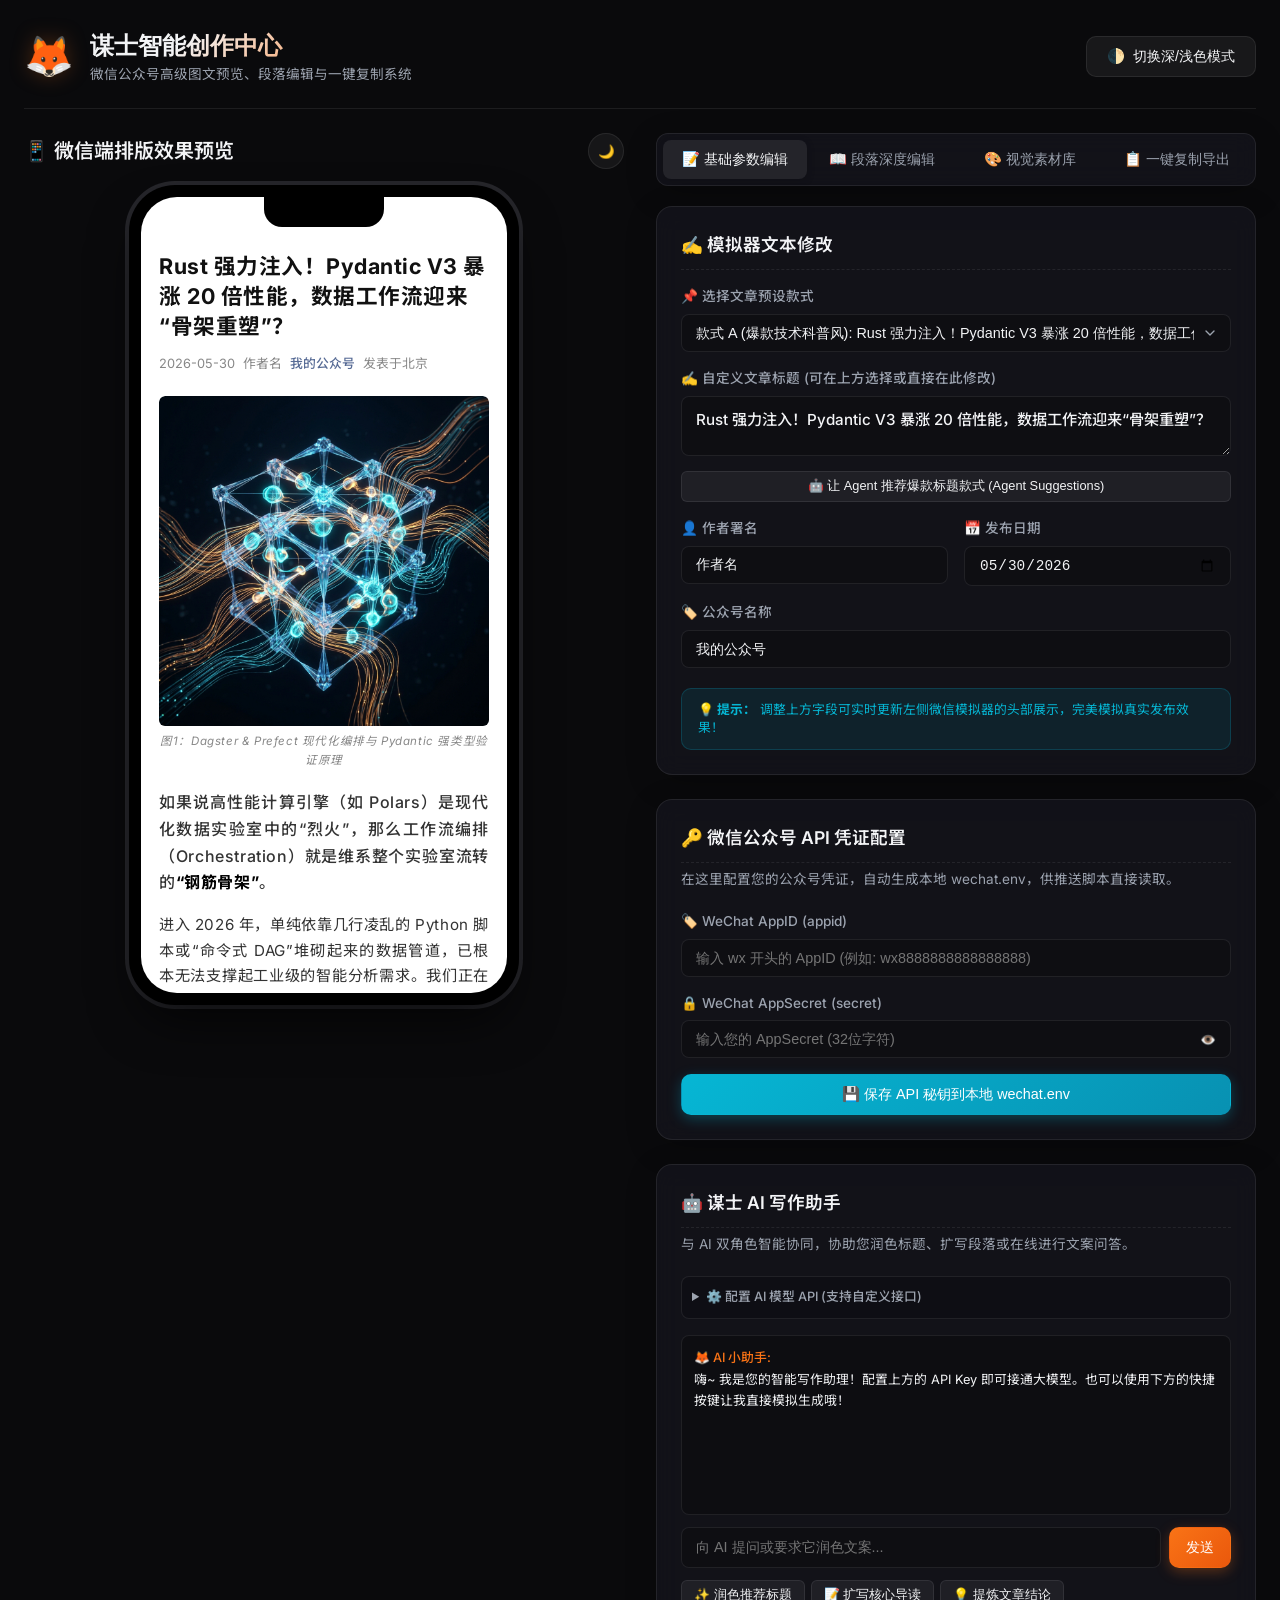
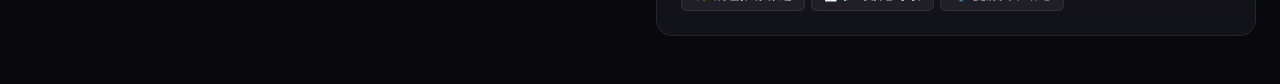
<file: index.html>
<!DOCTYPE html>
<html lang="zh-CN">
<head>
    <meta charset="UTF-8">
    <meta name="viewport" content="width=device-width, initial-scale=1.0">
    <title>谋士智能创作中心 · 微信公众号图文预览系统</title>
    <!-- Google Fonts -->
    <link rel="preconnect" href="https://fonts.googleapis.com">
    <link rel="preconnect" href="https://fonts.gstatic.com" crossorigin>
    <link href="https://fonts.googleapis.com/css2?family=Inter:wght@300;400;500;600;700&family=Noto+Sans+SC:wght@300;400;500;700&family=Outfit:wght@400;500;600;700&display=swap" rel="stylesheet">
    <link rel="stylesheet" href="style.css">
</head>
<body class="dark-mode">
    <div class="app-container">
        
        <!-- Header -->
        <header class="app-header">
            <div class="logo-area">
                <span class="logo-icon">🦊</span>
                <div class="logo-text">
                    <h1>谋士智能创作中心</h1>
                    <p>微信公众号高级图文预览、段落编辑与一键复制系统</p>
                </div>
            </div>
            <div class="header-actions">
                <button id="globalThemeToggle" class="btn btn-secondary">
                    <span class="icon">🌓</span> 切换深/浅色模式
                </button>
            </div>
        </header>

        <main class="app-main">
            <!-- Left: WeChat Mobile Simulator -->
            <section class="simulator-section">
                <div class="section-title-bar">
                    <h2>📱 微信端排版效果预览</h2>
                    <div class="sim-controls">
                        <button id="simThemeToggle" class="btn-icon" title="切换模拟器夜间模式">🌙</button>
                    </div>
                </div>
                
                <div class="mobile-frame-container">
                    <div class="notch"></div>
                    <div class="mobile-screen" id="mobileScreen">
                        
                        <!-- WeChat Article Header -->
                        <div class="wechat-article-header">
                            <h1 id="wechatTitle" class="wechat-title">Rust 强力注入！Pydantic V3 暴涨 20 倍性能，数据工作流迎来“骨架重塑”？</h1>
                            
                            <div class="wechat-meta">
                                <span class="wechat-date" id="metaDate">2026-05-30</span>
                                <span class="wechat-author" id="metaAuthor">作者名</span>
                                <a href="javascript:void(0);" class="wechat-account">我的公众号</a>
                                <span class="wechat-platform">发表于北京</span>
                            </div>
                        </div>

                        <!-- WeChat Article Body -->
                        <div class="wechat-article-body" id="articleBody">
                            
                            <!-- Cover Image -->
                            <div class="wechat-img-container">
                                <img src="data_orchestration_cover.png" alt="Orchestration Cover" id="bodyCoverImg">
                                <span class="img-caption">图1：Dagster & Prefect 现代化编排与 Pydantic 强类型验证原理</span>
                            </div>

                            <!-- Intro -->
                            <p class="intro-text">
                                如果说高性能计算引擎（如 Polars）是现代化数据实验室中的“烈火”，那么工作流编排（Orchestration）就是维系整个实验室流转的<strong>“钢筋骨架”</strong>。
                            </p>
                            <p>
                                进入 2026 年，单纯依靠几行凌乱的 Python 脚本或“命令式 DAG”堆砌起来的数据管道，已根本无法支撑起工业级的智能分析需求。我们正在见证一场从“过程流”向<strong>“声明式资产（SDA, Software-Defined Assets）”</strong>的全面范式转移。
                            </p>
                            
                            <!-- Highlight Box -->
                            <div class="wechat-quote-box">
                                <p class="quote-title-orange">💡 架构深思：</p>
                                <p class="quote-body-orange">为什么这至关重要？因为在海量智能数据时代，如果把未经清洗和严格校验的脏数据粗暴地喂给计算引擎，会造成灾难性的系统崩溃。我们不仅需要完美的秩序协调者，更需要在数据流动的每一比特中，植入绝对的安全与验证。“类型炼金术”与“资产编排”由此诞生。</p>
                            </div>

                            <!-- Section 1 -->
                            <h2 class="wechat-h2">一、 类型炼金 — Pydantic V3 的 Rust 铁骨</h2>
                            <p>
                                在 Python 类型校验的演进史上，最新发布的 <strong>Pydantic V3</strong> 标志着一个划时代的分水岭。它不再仅仅是一个普通的 Python 工具库，而是一个完全封装在 Python 外壳下的 <strong>Rust 极速验证引擎</strong>。
                            </p>
                            
                            <!-- Rust Core Image -->
                            <div class="wechat-img-container">
                                <img src="pydantic_rust_core.png" alt="Pydantic Rust Core">
                                <span class="img-caption">图2：由 Rust 接管底层的 Pydantic V3 二进制高安全验证内核</span>
                            </div>

                            <p>
                                <strong>告别传统的 C 扩展编译</strong>，Pydantic V3 的底层核心全部由 Rust 原生重构：
                            </p>

                            <ul class="wechat-list">
                                <li><strong>20倍性能狂飙：</strong> 在处理千万级超大规模 JSON/Log 数据流的严格验证时，Rust 的并行和零开销抽象实现了毫秒级响应，速度较 V1 暴涨 20 倍。</li>
                                <li><strong>Alias 重映射与 AliasPath：</strong> 新增 <code>AliasPath("raw", "fin", "rev")</code> 级联映射机制，即使前台传入的脏 JSON 结构层级多变，也能零成本自动抽取并转换。</li>
                                <li><strong>Strict（严格验证）协议：</strong> 彻底避免 Python 隐式类型转换（如将字符串 <code>"123"</code> 自动转为数字 <code>123</code>），确保内存中的数据干净纯粹。</li>
                                <li><strong>零延迟缓存计算字段：</strong> 升级的 <code>@computed_field</code> 支持二进制级别的缓存机制，保证大型分析计算零开销。</li>
                            </ul>

                            <!-- Section 2 -->
                            <h2 class="wechat-h2">二、 新手友好版：5岁孩子都能懂的“数据交响乐”</h2>
                            <p>
                                如果您觉得这些专业术语有点高冷，别担心！这里为您提供了一份直观的“新手路线图”和场景化比喻：
                            </p>
                            
                            <!-- Woodland Roadmap Image -->
                            <div class="wechat-img-container">
                                <img src="woodland_roadmap.png" alt="Woodland Learning Path">
                                <span class="img-caption">图3：从萌新到专家——森林漫步式的“类型与编排”学习进化路径</span>
                            </div>

                            <div class="wechat-quote-box cyan">
                                <p class="quote-title-cyan">🌲 场景直观比喻：</p>
                                <p class="quote-body-cyan">以前做数据分析，就像在<b>混乱无序的工地</b>上盖临时违章建筑。只要有一块砖的形状不对，整座大楼就会瞬间坍塌。这就是“类型不匹配”导致崩溃。</p>
                                <p class="quote-body-cyan spaced">现在，我们搬进了<b>自动化数字示范工厂</b>。原材料进入流水线前，会有铁面无私的<b>“硬核安检员”（Pydantic V3）</b>用激光扫描仪检测每一块原料的格式是否精准；而<b>“交响乐指挥家”（Orchestration）</b>则在中央大屏幕前挥动指挥棒，保证每一个生产工序有序交接。最终，我们生产出的是一块块标准的<b>“黄金资产”（Software-Defined Assets）</b>。</p>
                            </div>

                            <!-- Section 3 -->
                            <h2 class="wechat-h2">三、 秩序博弈 — Dagster vs Prefect 的巅峰对决</h2>
                            <p>
                                在 2026 年的编排舞台上，两位核心巨头各自完成了自己终极的进化跃迁。Dagster 走向了“秩序的巅峰”，而 Prefect 拥抱了“动态的极致”。
                            </p>
                            
                            <h3 class="wechat-h3">1. Dagster：声明式资产 (Software-Defined Assets)</h3>
                            <p>
                                Dagster 推翻了传统的“任务依赖（A 任务执行完跑 B 任务）”的命令式逻辑，提出了<strong>声明式资产（SDA）</strong>。
                            </p>
                            <p>
                                在代码中，<strong>血缘关系是代码的一部分，而非后期生成的图表</strong>。开发人员定义的是“这个数据资产应该由哪些上游资产算出”，Dagster 则在底层自动处理调度。它通过按资产物化计费的商业模式，取得了巨大的行业成功。
                            </p>

                            <h3 class="wechat-h3">2. Prefect 3.0：AI Agent 后端的持久化执行</h3>
                            <p>
                                相比之下，Prefect 3.0 则利用 <strong>Pydantic V3</strong> 彻底重构了其分布式状态机。
                            </p>
                            <p>
                                它在行业内首次引入了<strong>分布式事务语义与“原子回滚”</strong>。更重要的是，它与 <strong>Pydantic AI</strong> 达成了前所未有的深度集成，成为 2026 年主流自主 Agent 架构的默认异步编排后端，实现丝滑、动态且极具容错的工作流执行。
                            </p>

                            <h3 class="wechat-h3">3. 2026 编排技术选型矩阵</h3>

                            <table class="wechat-table">
                                <thead>
                                    <tr>
                                        <th>对比维度</th>
                                        <th>Dagster (声明式资产驱动)</th>
                                        <th>Prefect (动态任务驱动)</th>
                                    </tr>
                                </thead>
                                <tbody>
                                    <tr>
                                        <td><strong>核心哲学</strong></td>
                                        <td>数据资产是第一公民 (SDA)</td>
                                        <td>工作流是第一公民 (Flows)</td>
                                    </tr>
                                    <tr>
                                        <td><strong>数据血缘</strong></td>
                                        <td>原生强关联 (代码即血缘)</td>
                                        <td>运行时自动观测生成</td>
                                    </tr>
                                    <tr>
                                        <td><strong>AI Agent 兼容性</strong></td>
                                        <td>适合规则严苛的集团数据治理</td>
                                        <td>🥇 AI 智能体首选后端 (支持 Pydantic AI)</td>
                                    </tr>
                                    <tr>
                                        <td><strong>核心机制</strong></td>
                                        <td>Rust 元数据索引分析引擎</td>
                                        <td>Pydantic V3 二进制状态模型</td>
                                    </tr>
                                    <tr>
                                        <td><strong>学习曲线</strong></td>
                                        <td>较陡 (需打破任务流惯性思维)</td>
                                        <td>极度平缓 (纯 Python 装饰器即开即用)</td>
                                    </tr>
                                </tbody>
                            </table>

                            <p>
                                <strong>💡 2026 终极选型建议：</strong>
                                经过充分的工业洗礼，我们在 2026 年的行业结论是：<strong>“中后台数据治理选 Dagster，前台 Agent 应用选 Prefect”</strong>。
                            </p>
                            <p>
                                Dagster 的 SDA 声明式模型是企业资产治理的救星，它能严丝合缝地证明每一行报表的血统；而 Prefect 3.0 则以无与伦比的灵活性、极简的 Python 装饰器体验和对 Pydantic 的原生适配，成为构建智能流监测、AI 代理自动化流水线的黄金骨架。
                            </p>

                            <!-- Section 4 -->
                            <h2 class="wechat-h2">四、 本章结语与下期预告</h2>
                            <p>
                                至此，我们已经重构了数据的“铁骨”（编排系统）与“灵魂”（Pydantic 类型验证）。然而，完美而冰冷的逻辑如果没有优美的视觉触达，它依然只是一堆沉寂在数据库中的二进制字节。
                            </p>
                            <p>
                                <strong>在下一章“视觉先知”中</strong>，我们将迎来 **Streamlit 2.0 与 Marimo** 的重大对决，看 Python 如何通过响应式交互式笔记本（Notebook），打破人与数据之间的最后一道屏障。敬请期待！
                            </p>

                            <hr class="wechat-hr">
                            <p class="wechat-footer">
                                <strong>收看更多最硬核、最生动的 AI 时代前沿技术解析，欢迎关注【我的公众号】。点个“在看”，我们下期再见！</strong>
                            </p>

                        </div>

                        <!-- WeChat Article Footer Links -->
                        <div class="wechat-bottom-info">
                            <span>阅读 10万+</span>
                            <div class="wechat-bottom-actions">
                                <span>👍 2480</span>
                                <span>✨ 1120</span>
                            </div>
                        </div>

                    </div>
                </div>
            </section>

            <!-- Right: Admin Controls & Asset Dashboard -->
            <section class="dashboard-section">
                
                <!-- Tab Controls -->
                <div class="card tabs-card">
                    <div class="tab-header">
                        <button class="tab-btn active" data-tab="edit">📝 基础参数编辑</button>
                        <button class="tab-btn" data-tab="blocks">📖 段落深度编辑</button>
                        <button class="tab-btn" data-tab="assets">🎨 视觉素材库</button>
                        <button class="tab-btn" data-tab="copy">📋 一键复制导出</button>
                    </div>
                </div>

                <!-- Tab 1: Live Editor -->
                <div class="tab-content active" id="tab-edit">
                    <div class="card">
                        <h3>✍️ 模拟器文本修改</h3>
                        <div class="form-group">
                            <label for="inputTitleSelect">📌 选择文章预设款式</label>
                            <select id="inputTitleSelect" class="form-control">
                                <option value="A">款式 A (爆款技术科普风): Rust 强力注入！Pydantic V3 暴涨 20 倍性能，数据工作流迎来“骨架重塑”？</option>
                                <option value="B">款式 B (深度架构解析风): 告别 C 扩展！Pydantic V3 正式并入 Rust 核心：数据流水线的“类型炼金术”与 SDA 革命</option>
                                <option value="C">款式 C (智能体前沿风): 智能体大脑的“交响指挥家”：为什么 Prefect 3.0 + Pydantic AI 成为 2026 年 Agent 架构首选？</option>
                            </select>
                        </div>
                        <div class="form-group">
                            <label for="inputCustomTitle">✍️ 自定义文章标题 (可在上方选择或直接在此修改)</label>
                            <textarea id="inputCustomTitle" class="form-control" rows="2" style="font-family: inherit; font-size: 0.95rem; font-weight: 500; resize: vertical;" placeholder="输入您自己拟定的个性化标题..."></textarea>
                            <button id="btnAiSuggestTitle" class="btn btn-secondary btn-sm" style="margin-top: 8px; width: 100%;">🤖 让 Agent 推荐爆款标题款式 (Agent Suggestions)</button>
                            <div id="aiTitleSuggestions" style="display: none; margin-top: 10px; background: rgba(0,0,0,0.2); border: 1px dashed var(--border-color); border-radius: 8px; padding: 10px; flex-direction: column; gap: 8px;">
                                <span style="font-size: 0.75rem; color: var(--accent-gold); font-weight: bold; display: flex; align-items: center; gap: 4px;">✨ Agent 智能拟定标题 (点击任一直接采用):</span>
                                <div class="ai-suggested-item" style="font-size: 0.8rem; background: rgba(255,255,255,0.03); border: 1px solid var(--border-color); border-radius: 6px; padding: 8px; cursor: pointer; transition: var(--transition-quick);" data-title="Pydantic V3 底层全部 Rust 化！千万级数据校验毫秒达成，2026 编排技术格局变天了">🚀 Pydantic V3 底层全部 Rust 化！千万级数据校验毫秒达成，2026 编排技术格局变天了</div>
                                <div class="ai-suggested-item" style="font-size: 0.8rem; background: rgba(255,255,255,0.03); border: 1px solid var(--border-color); border-radius: 6px; padding: 8px; cursor: pointer; transition: var(--transition-quick);" data-title="解密 2026 数据交响乐：如何用 Dagster 资产血缘与 Prefect 事务重组你的企业管道？">🔗 解密 2026 数据交响乐：如何用 Dagster 资产血缘与 Prefect 事务重组你的企业管道？</div>
                                <div class="ai-suggested-item" style="font-size: 0.8rem; background: rgba(255,255,255,0.03); border: 1px solid var(--border-color); border-radius: 6px; padding: 8px; cursor: pointer; transition: var(--transition-quick);" data-title="告别凌乱脚本！Pydantic V3 强力并入 Rust，为自主 AI 智能体编排打造钢铁骨架">🧠 告别凌乱脚本！Pydantic V3 强力并入 Rust，为自主 AI 智能体编排打造钢铁骨架</div>
                            </div>
                        </div>
                        <div class="form-row">
                            <div class="form-group">
                                <label for="inputAuthor">👤 作者署名</label>
                                <input type="text" id="inputAuthor" class="form-control" value="作者名">
                            </div>
                            <div class="form-group">
                                <label for="inputDate">📅 发布日期</label>
                                <input type="date" id="inputDate" class="form-control" value="2026-05-30">
                            </div>
                        </div>
                        <div class="form-group">
                            <label for="inputAvatarName">🏷️ 公众号名称</label>
                            <input type="text" id="inputAvatarName" class="form-control" value="我的公众号">
                        </div>
                        <div class="info-alert">
                            <p><strong>💡 提示：</strong> 调整上方字段可实时更新左侧微信模拟器的头部展示，完美模拟真实发布效果！</p>
                        </div>
                    </div>

                    <!-- WeChat Credentials Card (.env Creator) -->
                    <div class="card credentials-card">
                        <h3>🔑 微信公众号 API 凭证配置</h3>
                        <p class="subtitle">在这里配置您的公众号凭证，自动生成本地 wechat.env，供推送脚本直接读取。</p>
                        <div class="form-group">
                            <label for="inputWechatAppId">🏷️ WeChat AppID (appid)</label>
                            <input type="text" id="inputWechatAppId" class="form-control" placeholder="输入 wx 开头的 AppID (例如: wx8888888888888888)">
                        </div>
                        <div class="form-group">
                            <label for="inputWechatSecret">🔒 WeChat AppSecret (secret)</label>
                            <div style="position: relative; display: flex; align-items: center;">
                                <input type="password" id="inputWechatSecret" class="form-control" placeholder="输入您的 AppSecret (32位字符)">
                                <button id="btnToggleSecret" class="btn-icon" style="position: absolute; right: 8px; width: 30px; height: 30px; font-size: 0.8rem; border-radius: 4px; border: none; background: transparent; cursor: pointer;" type="button">👁️</button>
                            </div>
                        </div>
                        <button id="btnSaveCredentials" class="btn btn-glow" style="width: 100%;">💾 保存 API 秘钥到本地 wechat.env</button>
                    </div>

                    <!-- AI Copilot Assistant Dialog Card -->
                    <div class="card ai-copilot-card">
                        <h3>🤖 谋士 AI 写作助手</h3>
                        <p class="subtitle">与 AI 双角色智能协同，协助您润色标题、扩写段落或在线进行文案问答。</p>
                        
                        <!-- AI Settings Dropdown (collapsible) -->
                        <details class="ai-settings-details" style="margin-bottom: 16px; border: 1px solid var(--border-color); border-radius: 8px; padding: 10px; background: rgba(0,0,0,0.15);">
                            <summary style="cursor: pointer; font-size: 0.8rem; color: var(--text-muted); font-weight: 500;">⚙️ 配置 AI 模型 API (支持自定义接口)</summary>
                            <div style="margin-top: 10px; display: flex; flex-direction: column; gap: 8px;">
                                <div class="form-group" style="margin-bottom: 8px;">
                                    <label style="font-size: 0.75rem;">🌐 API 接口地址 (Base URL)</label>
                                    <input type="text" id="aiBaseUrl" class="form-control btn-sm" value="https://api.deepseek.com/v1" placeholder="API 地址，例如: https://api.openai.com/v1">
                                </div>
                                <div class="form-group" style="margin-bottom: 8px;">
                                    <label style="font-size: 0.75rem;">🔑 API Key (密钥)</label>
                                    <input type="password" id="aiApiKey" class="form-control btn-sm" placeholder="输入您的大模型 API Key">
                                </div>
                                <div class="form-group" style="margin-bottom: 8px;">
                                    <label style="font-size: 0.75rem;">🤖 模型名称 (Model)</label>
                                    <input type="text" id="aiModelName" class="form-control btn-sm" value="deepseek-chat" placeholder="例如: deepseek-chat, gpt-4o">
                                </div>
                            </div>
                        </details>
                        
                        <!-- Chat window -->
                        <div id="aiChatLog" style="height: 180px; overflow-y: auto; background: rgba(0,0,0,0.25); border: 1px solid var(--border-color); border-radius: 8px; padding: 12px; margin-bottom: 12px; display: flex; flex-direction: column; gap: 8px; font-size: 0.8rem;">
                            <div class="ai-chat-message-ai">
                                <span style="color: var(--accent-orange); font-weight: 500;">🦊 AI 小助手: </span>
                                <div style="color: var(--text-main); margin-top: 2px;">嗨~ 我是您的智能写作助理！配置上方的 API Key 即可接通大模型。也可以使用下方的快捷按键让我直接模拟生成哦！</div>
                            </div>
                        </div>
                        
                        <!-- Prompt Input -->
                        <div style="display: flex; gap: 8px; position: relative;">
                            <input type="text" id="aiPromptInput" class="form-control" placeholder="向 AI 提问或要求它润色文案..." style="flex-grow: 1;">
                            <button id="btnSendAiPrompt" class="btn btn-primary" style="padding: 10px 16px; flex-shrink: 0;">发送</button>
                        </div>
                        
                        <!-- Quick Prompts Toolbar -->
                        <div style="margin-top: 12px; display: flex; gap: 6px; flex-wrap: wrap;">
                            <button class="btn btn-secondary btn-sm btn-ai-quick" data-prompt="请为关于“现代数据工作流与类型安全”的公众号文章推荐 3 个吸睛的爆款标题款式。">✨ 润色推荐标题</button>
                            <button class="btn btn-secondary btn-sm btn-ai-quick" data-prompt="帮我为文章写一段吸引人的微信公众号核心导读，字数控制在 150 字以内，文风要专业生动。">📝 扩写核心导读</button>
                            <button class="btn btn-secondary btn-sm btn-ai-quick" data-prompt="帮我把当前这篇 Pydantic V3 和 2026 年工作流编排的文章提取出 3 个一句话核心硬核结论。">💡 提炼文章结论</button>
                        </div>
                    </div>
                </div>

                <!-- Tab 2: Granular Block Editor -->
                <div class="tab-content" id="tab-blocks">
                    <div class="card">
                        <h3>📖 段落智能分段编辑</h3>
                        <p class="subtitle">在这里您可以细致调整每个段落、卡片、标题和图文序号。修改将自动实时同步至左侧模拟器！</p>
                        
                        <!-- Block insertion toolbar -->
                        <div class="block-toolbar" style="margin-bottom: 20px; display: flex; gap: 8px; flex-wrap: wrap;">
                            <button class="btn btn-secondary btn-sm" id="btnAddParagraph">➕ 段落</button>
                            <button class="btn btn-secondary btn-sm" id="btnAddH2">➕ H2标题</button>
                            <button class="btn btn-secondary btn-sm" id="btnAddH3">➕ H3标题</button>
                            <button class="btn btn-secondary btn-sm" id="btnAddQuoteOrange">➕ 橙色引用</button>
                            <button class="btn btn-secondary btn-sm" id="btnAddQuoteCyan">➕ 青色引用</button>
                        </div>
                        
                        <!-- Scrollable dynamic cards container -->
                        <div id="blocksContainer" class="blocks-container" style="max-height: 480px; overflow-y: auto; padding-right: 4px; display: flex; flex-direction: column; gap: 16px; margin-bottom: 16px;">
                            <!-- Dynamic blocks are rendered here by JavaScript -->
                        </div>
                        
                        <!-- CMS Sync Action -->
                        <div style="margin-top: 24px; border-top: 1px solid var(--border-color); padding-top: 16px; display: flex; gap: 12px;">
                            <button id="btnSaveHeadless" class="btn btn-glow" style="flex: 1;">💾 保存至本地 Headless CMS</button>
                        </div>
                    </div>
                </div>

                <!-- Tab 3: Visual Assets Hub -->
                <div class="tab-content" id="tab-assets">
                    <div class="card">
                        <h3>🎨 高清原创插图库 (已为您生成)</h3>
                        <p class="subtitle">您可以点击查看大图或下载这些高清素材，直接上传至微信公众号后台。</p>
                        
                        <div class="assets-grid">
                            
                            <!-- Asset Card 1 -->
                            <div class="asset-card">
                                <div class="asset-thumb">
                                    <img src="data_orchestration_cover.png" alt="Cover Thumbnail">
                                </div>
                                <div class="asset-info">
                                    <h4>插图 1：公众号大图封面</h4>
                                    <p class="asset-desc"><strong>Prompt:</strong> Glowing 3D crystal skeletal grid suspending organic, pulsing energy nodes...</p>
                                    <div class="asset-actions">
                                        <button class="btn btn-sm btn-primary view-highres" data-img="data_orchestration_cover.png">👁️ 预览高清</button>
                                        <a href="data_orchestration_cover.png" download="data_orchestration_cover.png" class="btn btn-sm btn-secondary">💾 下载图片</a>
                                    </div>
                                </div>
                            </div>

                            <!-- Asset Card 2 -->
                            <div class="asset-card">
                                <div class="asset-thumb">
                                    <img src="pydantic_rust_core.png" alt="Rust Core Thumbnail">
                                </div>
                                <div class="asset-info">
                                    <h4>插图 2：Pydantic V3 Rust Core</h4>
                                    <p class="asset-desc"><strong>Prompt:</strong> A powerful high-tech cybernetic core representing the Pydantic V3 Rust validation engine...</p>
                                    <div class="asset-actions">
                                        <button class="btn btn-sm btn-primary view-highres" data-img="pydantic_rust_core.png">👁️ 预览高清</button>
                                        <a href="pydantic_rust_core.png" download="pydantic_rust_core.png" class="btn btn-sm btn-secondary">💾 下载图片</a>
                                    </div>
                                </div>
                            </div>

                            <!-- Asset Card 3 -->
                            <div class="asset-card">
                                <div class="asset-thumb">
                                    <img src="woodland_roadmap.png" alt="Roadmap Thumbnail">
                                </div>
                                <div class="asset-info">
                                    <h4>插图 3：Woodland Roadmap 学习路径</h4>
                                    <p class="asset-desc"><strong>Prompt:</strong> A friendly, charming, watercolor illustration of a woodland pathway with little foxes...</p>
                                    <div class="asset-actions">
                                        <button class="btn btn-sm btn-primary view-highres" data-img="woodland_roadmap.png">👁️ 预览高清</button>
                                        <a href="woodland_roadmap.png" download="woodland_roadmap.png" class="btn btn-sm btn-secondary">💾 下载图片</a>
                                    </div>
                                </div>
                            </div>

                        </div>
                    </div>
                </div>

                <!-- Tab 3: Copy Toolkit -->
                <div class="tab-content" id="tab-copy">
                    <div class="card">
                        <h3>📋 一键复制导出面板</h3>
                        <p class="subtitle">选择您想要的格式，点击下方按钮一键复制整篇文章，然后直接贴入公众号后台编辑器！</p>
                        
                        <div class="copy-options">
                            <button id="btnCopyHtml" class="btn btn-glow">📋 复制公众号富文本 (含样式 HTML)</button>
                            <button id="btnCopyMarkdown" class="btn btn-secondary">📝 复制干净 Markdown</button>
                            <button id="btnCopyText" class="btn btn-secondary">💬 复制纯文本内容</button>
                        </div>
                        
                        <div class="copy-preview-area">
                            <label>📄 复制内容预览</label>
                            <textarea id="copyTextarea" class="form-control" readonly></textarea>
                        </div>
                    </div>

                    <div class="card">
                        <h3>💡 公众号排版小贴士</h3>
                        <ul class="tips-list">
                            <li><strong>一键贴入：</strong> 点击“复制公众号富文本”按钮，在微信公众平台编辑器中直接 <code>Ctrl + V</code>，文章的字体、颜色、引用框和表格样式都将完美导入！</li>
                            <li><strong>图片上传：</strong> 请前往 <strong>【视觉素材库】</strong> 下载这 3 张高清原创图片，在公众号后台对应位置上传即可！</li>
                            <li><strong>本地保存：</strong> 在 <strong>【段落深度编辑】</strong> 里点击“保存至本地 Headless CMS”，即可把当前文章导出到本地 <code>output/</code> 目录，再配合 <code>push_to_draft.py</code> 一键推送到公众号草稿箱！</li>
                        </ul>
                    </div>
                </div>

            </section>
        </main>
        
        <!-- Image Viewer Lightbox Modal -->
        <div class="lightbox" id="lightboxModal">
            <span class="close-lightbox" id="closeLightbox">&times;</span>
            <img class="lightbox-content" id="lightboxImg">
        </div>
        
        <!-- Clipboard Success Toast -->
        <div class="toast" id="clipboardToast">
            <span class="toast-icon">✅</span>
            <span class="toast-message">文章已复制到剪贴板！</span>
        </div>

    </div>

    <script src="script.js"></script>
</body>
</html>
</file>
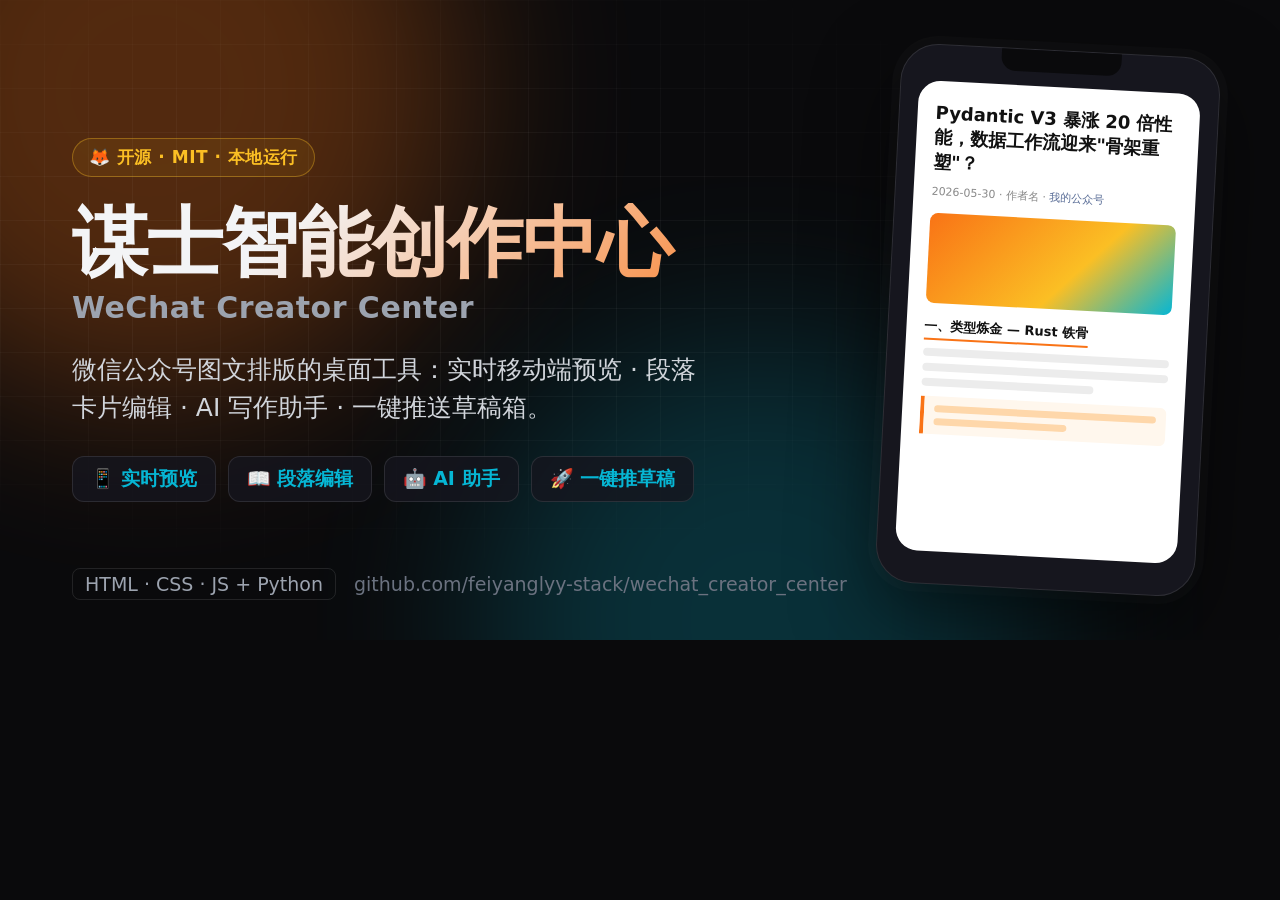
<file: assets/banner.html>
<!DOCTYPE html>
<html lang="zh-CN">
<head>
<meta charset="UTF-8">
<style>
  * { margin: 0; padding: 0; box-sizing: border-box; }
  html, body { width: 1280px; height: 640px; overflow: hidden; }
  body {
    font-family: "Segoe UI", "Microsoft YaHei", "PingFang SC", system-ui, sans-serif;
    background: #0a0a0c;
    position: relative;
    color: #f3f4f6;
  }
  /* 背景光晕：珊瑚 + 青，呼应应用主题色 */
  .glow {
    position: absolute; border-radius: 50%; filter: blur(90px); opacity: 0.55;
  }
  .glow-coral { width: 620px; height: 620px; background: #f97316; top: -220px; left: -160px; opacity: 0.30; }
  .glow-cyan  { width: 560px; height: 560px; background: #06b6d4; bottom: -260px; right: 240px; opacity: 0.22; }
  .grid {
    position: absolute; inset: 0;
    background-image: linear-gradient(rgba(255,255,255,0.04) 1px, transparent 1px),
                      linear-gradient(90deg, rgba(255,255,255,0.04) 1px, transparent 1px);
    background-size: 44px 44px;
    mask-image: radial-gradient(ellipse 80% 70% at 30% 40%, #000 30%, transparent 75%);
  }
  .wrap { position: relative; height: 100%; display: flex; align-items: center; padding: 0 72px; gap: 56px; }
  .left { flex: 1; }
  .badge {
    display: inline-flex; align-items: center; gap: 8px;
    font-size: 17px; color: #fbbf24; font-weight: 600;
    border: 1px solid rgba(251,191,36,0.35); background: rgba(251,191,36,0.08);
    padding: 7px 16px; border-radius: 999px; margin-bottom: 26px; letter-spacing: 0.5px;
  }
  h1 {
    font-size: 76px; line-height: 1.05; font-weight: 800; letter-spacing: -1px;
    background: linear-gradient(135deg, #f3f4f6 28%, #f97316 100%);
    -webkit-background-clip: text; background-clip: text; -webkit-text-fill-color: transparent;
    margin-bottom: 8px;
  }
  .en { font-size: 30px; font-weight: 600; color: #9ca3af; letter-spacing: 0.5px; margin-bottom: 26px; }
  .tagline { font-size: 25px; color: #d1d5db; line-height: 1.5; margin-bottom: 30px; max-width: 640px; }
  .chips { display: flex; flex-wrap: wrap; gap: 12px; }
  .chip {
    font-size: 19px; color: #f3f4f6; background: rgba(22,22,30,0.8);
    border: 1px solid rgba(255,255,255,0.10); padding: 9px 18px; border-radius: 12px;
  }
  .chip b { color: #06b6d4; font-weight: 700; }
  .foot {
    position: absolute; bottom: 40px; left: 72px;
    font-size: 19px; color: #6b7280; display: flex; gap: 18px; align-items: center;
  }
  .foot .pill { color: #9ca3af; border: 1px solid rgba(255,255,255,0.10); padding: 4px 12px; border-radius: 8px; }

  /* 右侧：微信预览手机模型 */
  .phone {
    width: 320px; height: 540px; border-radius: 38px; flex-shrink: 0;
    background: #16161e; border: 1px solid rgba(255,255,255,0.10);
    box-shadow: 0 30px 80px rgba(0,0,0,0.55), 0 0 0 8px rgba(255,255,255,0.02);
    padding: 18px 18px; position: relative; transform: rotate(3deg);
  }
  .notch { width: 120px; height: 22px; background: #0a0a0c; border-radius: 0 0 14px 14px; margin: -18px auto 14px; }
  .screen { background: #fff; border-radius: 22px; height: 470px; padding: 20px 18px; overflow: hidden; color: #222; }
  .a-title { font-size: 18px; font-weight: 800; color: #111; line-height: 1.35; margin-bottom: 10px; }
  .a-meta { font-size: 11px; color: #888; margin-bottom: 14px; }
  .a-meta .acc { color: #576b95; }
  .a-cover { height: 90px; border-radius: 8px; background: linear-gradient(135deg, #f97316, #fbbf24 60%, #06b6d4); margin-bottom: 12px; }
  .a-h2 { font-size: 13px; font-weight: 700; color: #111; border-bottom: 2px solid #f97316; padding-bottom: 3px; margin: 0 0 8px; display: inline-block; }
  .a-line { height: 8px; border-radius: 4px; background: #ececec; margin-bottom: 7px; }
  .a-line.s { width: 70%; }
  .a-quote { border-left: 4px solid #f97316; background: #fff7ed; border-radius: 0 6px 6px 0; padding: 9px 10px; margin-top: 10px; }
  .a-quote .q { height: 7px; border-radius: 4px; background: #fed7aa; margin-bottom: 6px; }
  .a-quote .q.s { width: 60%; margin-bottom: 0; }
</style>
</head>
<body>
  <div class="glow glow-coral"></div>
  <div class="glow glow-cyan"></div>
  <div class="grid"></div>

  <div class="wrap">
    <div class="left">
      <div class="badge">🦊 开源 · MIT · 本地运行</div>
      <h1>谋士智能创作中心</h1>
      <div class="en">WeChat Creator Center</div>
      <div class="tagline">微信公众号图文排版的桌面工具：实时移动端预览 · 段落卡片编辑 · AI 写作助手 · 一键推送草稿箱。</div>
      <div class="chips">
        <div class="chip">📱 <b>实时预览</b></div>
        <div class="chip">📖 <b>段落编辑</b></div>
        <div class="chip">🤖 <b>AI 助手</b></div>
        <div class="chip">🚀 <b>一键推草稿</b></div>
      </div>
    </div>

    <div class="phone">
      <div class="notch"></div>
      <div class="screen">
        <div class="a-title">Pydantic V3 暴涨 20 倍性能，数据工作流迎来"骨架重塑"？</div>
        <div class="a-meta">2026-05-30 · 作者名 · <span class="acc">我的公众号</span></div>
        <div class="a-cover"></div>
        <div class="a-h2">一、类型炼金 — Rust 铁骨</div>
        <div class="a-line"></div>
        <div class="a-line"></div>
        <div class="a-line s"></div>
        <div class="a-quote">
          <div class="q"></div>
          <div class="q s"></div>
        </div>
      </div>
    </div>
  </div>

  <div class="foot">
    <span class="pill">HTML · CSS · JS + Python</span>
    <span>github.com/feiyanglyy-stack/wechat_creator_center</span>
  </div>
</body>
</html>
</file>
<file: style.css>
/* Premium CSS Design System - GPT谋士 公众号预览平台 */

:root {
    /* Color Palette - Cyber Dark Base */
    --bg-primary: #0a0a0c;
    --bg-secondary: #121217;
    --bg-card: rgba(22, 22, 30, 0.7);
    --border-color: rgba(255, 255, 255, 0.08);
    
    --text-main: #f3f4f6;
    --text-muted: #9ca3af;
    --text-link: #38bdf8;
    
    /* Brand Accent Colors */
    --accent-orange: #f97316; /* Claude Coral */
    --accent-orange-glow: rgba(249, 115, 22, 0.25);
    --accent-gold: #fbbf24;
    --accent-cyan: #06b6d4;
    --accent-cyan-glow: rgba(6, 182, 212, 0.2);
    
    /* WeChat Simulator Light (Default WeChat Style) */
    --sim-light-bg: #ffffff;
    --sim-light-text: #333333;
    --sim-light-meta: #888888;
    --sim-light-link: #576b95;
    --sim-light-quote-bg: #f7f7f7;
    --sim-light-quote-border: #f97316;
    
    /* WeChat Simulator Dark (WeChat Dark Mode) */
    --sim-dark-bg: #191919;
    --sim-dark-text: #dfdfdf;
    --sim-dark-meta: #707070;
    --sim-dark-link: #7a8ea9;
    --sim-dark-quote-bg: #222222;
    --sim-dark-quote-border: #f97316;

    /* Animations */
    --transition-smooth: all 0.3s cubic-bezier(0.4, 0, 0.2, 1);
    --transition-quick: all 0.15s ease-out;
}

/* Light Mode Global overrides (For the global app, not the simulator) */
body.light-mode {
    --bg-primary: #f3f4f6;
    --bg-secondary: #ffffff;
    --bg-card: rgba(255, 255, 255, 0.9);
    --border-color: rgba(0, 0, 0, 0.08);
    --text-main: #1f2937;
    --text-muted: #6b7280;
    --text-link: #0284c7;
    --accent-orange-glow: rgba(249, 115, 22, 0.15);
}

/* Base Styles */
* {
    box-sizing: border-box;
    margin: 0;
    padding: 0;
}

body {
    background-color: var(--bg-primary);
    color: var(--text-main);
    font-family: 'Inter', 'Noto Sans SC', -apple-system, BlinkMacSystemFont, "Segoe UI", Roboto, sans-serif;
    line-height: 1.6;
    overflow-x: hidden;
    transition: var(--transition-smooth);
}

/* App Layout Grid */
.app-container {
    max-width: 1500px;
    margin: 0 auto;
    padding: 24px;
    display: flex;
    flex-direction: column;
    min-height: 100vh;
}

/* App Header styling */
.app-header {
    display: flex;
    justify-content: space-between;
    align-items: center;
    padding-bottom: 20px;
    border-bottom: 1px solid var(--border-color);
    margin-bottom: 24px;
}

.logo-area {
    display: flex;
    align-items: center;
    gap: 16px;
}

.logo-icon {
    font-size: 2.5rem;
    filter: drop-shadow(0 0 10px var(--accent-orange-glow));
    animation: pulse 3s infinite alternate;
}

.logo-text h1 {
    font-size: 1.5rem;
    font-weight: 700;
    background: linear-gradient(135deg, var(--text-main) 30%, var(--accent-orange) 100%);
    -webkit-background-clip: text;
    -webkit-text-fill-color: transparent;
    font-family: 'Outfit', sans-serif;
}

.logo-text p {
    font-size: 0.85rem;
    color: var(--text-muted);
}

.header-actions {
    display: flex;
    gap: 12px;
}

/* Main Grid Layout */
.app-main {
    display: grid;
    grid-template-columns: 1fr 1fr;
    gap: 32px;
    align-items: start;
    flex-grow: 1;
}

@media (max-width: 1024px) {
    .app-main {
        grid-template-columns: 1fr;
    }
}

/* Section Common Titles */
.section-title-bar {
    display: flex;
    justify-content: space-between;
    align-items: center;
    margin-bottom: 16px;
}

.section-title-bar h2 {
    font-size: 1.25rem;
    font-weight: 600;
    color: var(--text-main);
    display: flex;
    align-items: center;
    gap: 8px;
}

/* Premium Card Styles */
.card {
    background: var(--bg-card);
    border: 1px solid var(--border-color);
    border-radius: 16px;
    padding: 24px;
    margin-bottom: 24px;
    box-shadow: 0 8px 32px 0 rgba(0, 0, 0, 0.2);
    backdrop-filter: blur(12px);
    -webkit-backdrop-filter: blur(12px);
    transition: var(--transition-smooth);
}

.card:hover {
    border-color: rgba(249, 115, 22, 0.25);
    box-shadow: 0 8px 36px 0 rgba(249, 115, 22, 0.08);
}

.card h3 {
    font-size: 1.1rem;
    font-weight: 600;
    margin-bottom: 16px;
    color: var(--text-main);
    display: flex;
    align-items: center;
    gap: 8px;
    border-bottom: 1px dashed var(--border-color);
    padding-bottom: 10px;
}

.card .subtitle {
    font-size: 0.85rem;
    color: var(--text-muted);
    margin-top: -10px;
    margin-bottom: 20px;
}

/* Button UI Components */
.btn {
    display: inline-flex;
    align-items: center;
    justify-content: center;
    gap: 8px;
    padding: 10px 20px;
    font-size: 0.9rem;
    font-weight: 500;
    border-radius: 10px;
    border: 1px solid transparent;
    cursor: pointer;
    transition: var(--transition-quick);
}

.btn-primary {
    background: linear-gradient(135deg, var(--accent-orange) 0%, #ea580c 100%);
    color: white;
    box-shadow: 0 4px 14px 0 rgba(249, 115, 22, 0.3);
}

.btn-primary:hover {
    transform: translateY(-1px);
    box-shadow: 0 6px 20px 0 rgba(249, 115, 22, 0.45);
}

.btn-secondary {
    background: rgba(255, 255, 255, 0.06);
    border-color: var(--border-color);
    color: var(--text-main);
}

.btn-secondary:hover {
    background: rgba(255, 255, 255, 0.12);
    border-color: rgba(255, 255, 255, 0.2);
}

.btn-glow {
    background: linear-gradient(135deg, var(--accent-cyan) 0%, #0891b2 100%);
    color: white;
    box-shadow: 0 4px 14px 0 rgba(6, 182, 212, 0.3);
}

.btn-glow:hover {
    transform: translateY(-1px);
    box-shadow: 0 6px 20px 0 rgba(6, 182, 212, 0.5);
}

.btn-sm {
    padding: 6px 12px;
    font-size: 0.8rem;
    border-radius: 6px;
}

.btn-icon {
    background: rgba(255, 255, 255, 0.05);
    border: 1px solid var(--border-color);
    color: var(--text-main);
    width: 36px;
    height: 36px;
    border-radius: 50%;
    display: flex;
    align-items: center;
    justify-content: center;
    cursor: pointer;
    transition: var(--transition-quick);
}

.btn-icon:hover {
    background: rgba(255, 255, 255, 0.15);
    transform: scale(1.05);
}

/* Tabs system */
.tabs-card {
    padding: 6px;
    margin-bottom: 20px;
    border-radius: 12px;
}

.tab-header {
    display: flex;
    gap: 4px;
}

.tab-btn {
    flex: 1;
    background: transparent;
    border: none;
    padding: 10px 16px;
    font-size: 0.9rem;
    font-weight: 500;
    color: var(--text-muted);
    border-radius: 8px;
    cursor: pointer;
    transition: var(--transition-quick);
    display: flex;
    align-items: center;
    justify-content: center;
    gap: 8px;
}

.tab-btn:hover {
    color: var(--text-main);
    background: rgba(255, 255, 255, 0.03);
}

.tab-btn.active {
    color: var(--text-main);
    background: rgba(255, 255, 255, 0.08);
    box-shadow: 0 2px 8px rgba(0,0,0,0.15);
}

/* Tab contents styling */
.tab-content {
    display: none;
    animation: fadeIn 0.4s ease-out;
}

.tab-content.active {
    display: block;
}

/* Form UI components */
.form-group {
    margin-bottom: 16px;
}

.form-group label {
    display: block;
    font-size: 0.85rem;
    font-weight: 500;
    margin-bottom: 6px;
    color: var(--text-muted);
}

.form-control {
    width: 100%;
    padding: 10px 14px;
    font-size: 0.9rem;
    background: rgba(0, 0, 0, 0.2);
    border: 1px solid var(--border-color);
    border-radius: 8px;
    color: var(--text-main);
    outline: none;
    transition: var(--transition-quick);
}

.form-control:focus {
    border-color: var(--accent-orange);
    box-shadow: 0 0 0 3px var(--accent-orange-glow);
}

.form-row {
    display: flex;
    gap: 16px;
}

.form-row .form-group {
    flex: 1;
}

select.form-control {
    cursor: pointer;
    appearance: none;
    background-image: url("data:image/svg+xml;charset=utf-8,%3Csvg xmlns='http://www.w3.org/2000/svg' viewBox='0 0 24 24' fill='none' stroke='%239ca3af' stroke-width='2' stroke-linecap='round' stroke-linejoin='round'%3E%3Cpath d='M6 9l6 6 6-6'/%3E%3C/svg%3E");
    background-repeat: no-repeat;
    background-position: right 12px center;
    background-size: 16px;
    padding-right: 36px;
}

/* Stats Section grid */
.stats-card {
    padding-bottom: 10px;
}

.stats-grid {
    display: grid;
    grid-template-columns: 1fr 1fr;
    gap: 16px;
    margin-top: 16px;
}

.stat-box {
    background: rgba(255, 255, 255, 0.03);
    border: 1px solid var(--border-color);
    border-radius: 12px;
    padding: 16px;
    text-align: center;
    display: flex;
    flex-direction: column;
    justify-content: center;
    transition: var(--transition-smooth);
}

.stat-box:hover {
    transform: translateY(-2px);
    border-color: var(--accent-cyan);
    background: rgba(6, 182, 212, 0.05);
}

.stat-val {
    font-size: 1.8rem;
    font-weight: 700;
    color: var(--accent-orange);
    font-family: 'Outfit', sans-serif;
    line-height: 1.2;
    margin-bottom: 4px;
}

.stat-lbl {
    font-size: 0.75rem;
    color: var(--text-muted);
}

/* Alerts box */
.info-alert {
    background: rgba(6, 182, 212, 0.1);
    border: 1px solid rgba(6, 182, 212, 0.2);
    border-radius: 10px;
    padding: 12px 16px;
    margin-top: 20px;
}

.info-alert p {
    font-size: 0.8rem;
    color: var(--accent-cyan);
    line-height: 1.4;
}

/* Assets Library Grid */
.assets-grid {
    display: flex;
    flex-direction: column;
    gap: 16px;
}

.asset-card {
    display: flex;
    gap: 16px;
    background: rgba(255, 255, 255, 0.02);
    border: 1px solid var(--border-color);
    border-radius: 12px;
    padding: 12px;
    align-items: center;
    transition: var(--transition-smooth);
}

.asset-card:hover {
    border-color: var(--accent-orange);
    background: rgba(255,255,255,0.04);
}

.asset-thumb {
    width: 90px;
    height: 90px;
    border-radius: 8px;
    overflow: hidden;
    border: 1px solid var(--border-color);
    flex-shrink: 0;
}

.asset-thumb img {
    width: 100%;
    height: 100%;
    object-fit: cover;
}

.asset-info {
    flex-grow: 1;
    display: flex;
    flex-direction: column;
    gap: 6px;
}

.asset-info h4 {
    font-size: 0.95rem;
    font-weight: 600;
}

.asset-desc {
    font-size: 0.75rem;
    color: var(--text-muted);
    display: -webkit-box;
    -webkit-line-clamp: 2;
    -webkit-box-orient: vertical;
    overflow: hidden;
    line-height: 1.3;
}

.asset-actions {
    display: flex;
    gap: 8px;
    margin-top: 2px;
}

.asset-actions .btn {
    line-height: 1;
}

/* Copy Panel style */
.copy-options {
    display: flex;
    flex-direction: column;
    gap: 12px;
    margin-bottom: 20px;
}

.copy-options .btn {
    width: 100%;
    padding: 12px;
    font-weight: 600;
}

.copy-preview-area {
    display: flex;
    flex-direction: column;
    gap: 6px;
}

.copy-preview-area label {
    font-size: 0.85rem;
    font-weight: 500;
    color: var(--text-muted);
}

.copy-preview-area textarea {
    height: 150px;
    font-family: monospace;
    font-size: 0.8rem;
    resize: none;
    background: rgba(0, 0, 0, 0.3);
}

/* UI lists */
.tips-list, .tips-list li {
    font-size: 0.8rem;
    color: var(--text-muted);
    margin-left: 14px;
    margin-bottom: 6px;
    line-height: 1.4;
}

.tips-list li strong {
    color: var(--text-main);
}

/* WeChat Simulator Frame styling */
.simulator-section {
    display: flex;
    flex-direction: column;
}

.mobile-frame-container {
    width: 390px;
    height: 820px;
    background: #000;
    border-radius: 46px;
    padding: 12px;
    margin: 0 auto;
    position: relative;
    box-shadow: 0 25px 50px -12px rgba(0, 0, 0, 0.7),
                0 0 0 4px #26262b;
}

.notch {
    position: absolute;
    top: 12px;
    left: 50%;
    transform: translateX(-50%);
    width: 120px;
    height: 30px;
    background: #000;
    border-bottom-left-radius: 18px;
    border-bottom-right-radius: 18px;
    z-index: 10;
}

.mobile-screen {
    width: 100%;
    height: 100%;
    border-radius: 36px;
    overflow-y: auto;
    overflow-x: hidden;
    position: relative;
    padding: 44px 18px 24px 18px;
    scrollbar-width: none; /* Hide scrollbar for clean UI */
    transition: var(--transition-smooth);
}

.mobile-screen::-webkit-scrollbar {
    display: none;
}

/* WeChat Screen Themes */
.mobile-screen.sim-light {
    background-color: var(--sim-light-bg);
    color: var(--sim-light-text);
}

.mobile-screen.sim-dark {
    background-color: var(--sim-dark-bg);
    color: var(--sim-dark-text);
}

/* WeChat Native Typography rules inside Simulator */
.wechat-article-header {
    margin-top: 10px;
    margin-bottom: 22px;
}

.wechat-title {
    font-size: 1.35rem;
    font-weight: 700;
    line-height: 1.4;
    margin-bottom: 12px;
    letter-spacing: 0.5px;
}

.sim-light .wechat-title {
    color: #111;
}

.sim-dark .wechat-title {
    color: #dfdfdf;
}

.wechat-meta {
    font-size: 0.8rem;
    display: flex;
    flex-wrap: wrap;
    align-items: center;
    gap: 8px;
}

.sim-light .wechat-meta {
    color: var(--sim-light-meta);
}

.sim-dark .wechat-meta {
    color: var(--sim-dark-meta);
}

.wechat-author {
    color: inherit;
}

.wechat-account {
    font-weight: 500;
    text-decoration: none;
}

.sim-light .wechat-account {
    color: var(--sim-light-link);
}

.sim-dark .wechat-account {
    color: var(--sim-dark-link);
}

.wechat-article-body {
    font-size: 0.95rem;
    line-height: 1.68;
    letter-spacing: 0.6px;
}

.sim-light .wechat-article-body {
    color: #333333;
}

.sim-dark .wechat-article-body {
    color: #b2b2b2;
}

/* Paragraph spacing */
.wechat-article-body p {
    margin-top: 0;
    margin-bottom: 16px;
    text-align: justify;
    text-indent: 0;
    padding-left: 0;
    margin-left: 0;
    word-break: break-word;
}

.wechat-article-body p.intro-text {
    font-size: 1rem;
    font-weight: 500;
}

.wechat-article-body strong {
    font-weight: 700;
}

.sim-light .wechat-article-body strong {
    color: #000000;
}

.sim-dark .wechat-article-body strong {
    color: #ffffff;
}

/* Custom Highlight Quote Box */
.wechat-quote-box {
    margin: 24px 0;
    padding: 16px;
    border-left: 4px solid var(--accent-orange);
    border-radius: 0 8px 8px 0;
    font-size: 0.9rem;
    line-height: 1.6;
}

.sim-light .wechat-quote-box {
    background-color: var(--sim-light-quote-bg);
}

.sim-dark .wechat-quote-box {
    background-color: var(--sim-dark-quote-bg);
}

/* Quote Box Cyan Theme Overrides */
.wechat-quote-box.cyan {
    border-left-color: var(--accent-cyan);
}

.sim-light .wechat-quote-box.cyan {
    background-color: #ecfeff;
}

.sim-dark .wechat-quote-box.cyan {
    background-color: #112b32;
}

/* Quote Box Nested Paragraph Classes */
.quote-title-orange {
    margin: 0 0 6px 0 !important;
    color: #ea580c !important;
    font-weight: bold !important;
    line-height: 1.6 !important;
}

.quote-body-orange {
    margin: 0 !important;
    color: #4b5563 !important;
    line-height: 1.6 !important;
}

.quote-title-cyan {
    margin: 0 0 6px 0 !important;
    color: #0891b2 !important;
    font-weight: bold !important;
    line-height: 1.6 !important;
}

.quote-body-cyan {
    margin: 0 !important;
    color: #374151 !important;
    line-height: 1.7 !important;
}

.quote-body-cyan.spaced {
    margin-top: 6px !important;
}

.sim-dark .quote-title-orange {
    color: #f97316 !important;
}

.sim-dark .quote-body-orange {
    color: #d1d5db !important;
}

.sim-dark .quote-title-cyan {
    color: #22d3ee !important;
}

.sim-dark .quote-body-cyan {
    color: #e5e7eb !important;
}

/* Image containers with captions */
.wechat-img-container {
    margin: 18px 0;
    text-align: center;
    border-radius: 6px;
    overflow: hidden;
}

.wechat-img-container img {
    width: 100%;
    height: auto;
    object-fit: cover;
    border-radius: 6px;
    display: block;
    transition: var(--transition-quick);
}

.wechat-img-container img:hover {
    transform: scale(1.02);
}

.img-caption {
    display: block;
    font-size: 0.72rem;
    margin-top: 6px;
    font-style: italic;
}

.sim-light .img-caption {
    color: #888888;
}

.sim-dark .img-caption {
    color: #666666;
}

/* WeChat Section Title H2 */
.wechat-h2 {
    font-size: 1.2rem;
    font-weight: 700;
    margin: 32px 0 16px 0;
    border-bottom: 2px solid var(--accent-orange);
    padding-bottom: 4px;
    display: block;
}

.sim-light .wechat-h2 {
    color: #000;
}

.sim-dark .wechat-h2 {
    color: #fff;
}

.wechat-h3 {
    font-size: 1.02rem;
    font-weight: 700;
    margin: 20px 0 10px 0;
}

.sim-light .wechat-h3 {
    color: #111;
}

.sim-dark .wechat-h3 {
    color: #eee;
}

.wechat-list {
    margin-bottom: 16px;
    padding-left: 20px;
}

.wechat-list li {
    margin-bottom: 8px;
    list-style-type: square;
}

/* WeChat Table styling */
.wechat-table {
    width: 100%;
    border-collapse: collapse;
    margin: 20px 0;
    font-size: 13px;
    line-height: 1.4;
    text-align: left;
}

.wechat-table th, .wechat-table td {
    padding: 8px 10px;
    border: 1px solid rgba(128, 128, 128, 0.2);
}

.sim-light .wechat-table th {
    background-color: #f7f7f7;
    color: #111;
    font-weight: 600;
}

.sim-dark .wechat-table th {
    background-color: #222;
    color: #fff;
    font-weight: 600;
}

/* WeChat Divider */
.wechat-hr {
    border: none;
    height: 1px;
    margin: 30px 0;
}

.sim-light .wechat-hr {
    background-color: #e5e7eb;
}

.sim-dark .wechat-hr {
    background-color: #374151;
}

.wechat-footer {
    font-size: 0.85rem;
    text-align: center;
    color: var(--accent-orange) !important;
}

.wechat-bottom-info {
    display: flex;
    justify-content: space-between;
    font-size: 0.75rem;
    margin-top: 30px;
    border-top: 1px dashed rgba(128, 128, 128, 0.2);
    padding-top: 14px;
}

.sim-light .wechat-bottom-info {
    color: #999;
}

.sim-dark .wechat-bottom-info {
    color: #666;
}

.wechat-bottom-actions {
    display: flex;
    gap: 12px;
}

.wechat-bottom-actions span {
    cursor: pointer;
}

/* Image Lightbox viewer modal */
.lightbox {
    display: none;
    position: fixed;
    z-index: 100;
    left: 0;
    top: 0;
    width: 100%;
    height: 100%;
    background-color: rgba(0, 0, 0, 0.95);
    align-items: center;
    justify-content: center;
    opacity: 0;
    transition: opacity 0.3s ease;
}

.lightbox.active {
    display: flex;
    opacity: 1;
}

.lightbox-content {
    max-width: 90%;
    max-height: 85%;
    border-radius: 8px;
    box-shadow: 0 0 30px rgba(255, 255, 255, 0.1);
    transform: scale(0.9);
    transition: transform 0.3s ease;
}

.lightbox.active .lightbox-content {
    transform: scale(1);
}

.close-lightbox {
    position: absolute;
    top: 24px;
    right: 32px;
    color: #f1f1f1;
    font-size: 40px;
    font-weight: bold;
    cursor: pointer;
    transition: var(--transition-quick);
}

.close-lightbox:hover {
    color: var(--accent-orange);
}

/* Toast Message */
.toast {
    position: fixed;
    bottom: -60px;
    left: 50%;
    transform: translateX(-50%);
    background: rgba(22, 22, 30, 0.9);
    border: 1px solid var(--accent-cyan);
    box-shadow: 0 4px 20px rgba(6, 182, 212, 0.3);
    color: white;
    padding: 12px 24px;
    border-radius: 30px;
    z-index: 150;
    display: flex;
    align-items: center;
    gap: 8px;
    font-size: 0.9rem;
    font-weight: 500;
    pointer-events: none;
    opacity: 0;
    transition: bottom 0.35s cubic-bezier(0.175, 0.885, 0.32, 1.275), opacity 0.3s ease;
}

.toast.show {
    bottom: 30px;
    opacity: 1;
}

/* Animations */
@keyframes fadeIn {
    from { opacity: 0; transform: translateY(6px); }
    to { opacity: 1; transform: translateY(0); }
}

@keyframes pulse {
    0% { transform: scale(1); }
    100% { transform: scale(1.05); }
}

/* --- Block-Based Editor Card Styling --- */
.block-card {
    background: rgba(255, 255, 255, 0.03);
    border: 1px solid var(--border-color);
    border-radius: 12px;
    padding: 12px 14px;
    display: flex;
    flex-direction: column;
    gap: 8px;
    transition: var(--transition-smooth);
}

.block-card:hover {
    border-color: rgba(6, 182, 212, 0.3);
    background: rgba(255, 255, 255, 0.05);
    box-shadow: 0 4px 16px rgba(0,0,0,0.15);
}

.block-card-header {
    display: flex;
    justify-content: space-between;
    align-items: center;
}

.block-badge {
    font-size: 0.72rem;
    font-weight: 600;
    padding: 2px 8px;
    border-radius: 4px;
    text-transform: uppercase;
    letter-spacing: 0.5px;
}

.block-badge.paragraph { background: rgba(56, 189, 248, 0.15); color: #38bdf8; }
.block-badge.h2 { background: rgba(249, 115, 22, 0.15); color: #f97316; }
.block-badge.h3 { background: rgba(251, 191, 36, 0.15); color: #fbbf24; }
.block-badge.quote-orange { background: rgba(234, 88, 12, 0.15); color: #ea580c; }
.block-badge.quote-cyan { background: rgba(6, 182, 212, 0.15); color: #06b6d4; }
.block-badge.image { background: rgba(168, 85, 247, 0.15); color: #a855f7; }
.block-badge.video { background: rgba(236, 72, 153, 0.15); color: #ec4899; }
.block-badge.table { background: rgba(16, 185, 129, 0.15); color: #10b981; }

.block-actions {
    display: flex;
    gap: 6px;
}

.block-act-btn {
    background: rgba(255,255,255,0.04);
    border: 1px solid var(--border-color);
    color: var(--text-muted);
    width: 24px;
    height: 24px;
    border-radius: 4px;
    display: flex;
    align-items: center;
    justify-content: center;
    font-size: 0.75rem;
    cursor: pointer;
    transition: var(--transition-quick);
}

.block-act-btn:hover {
    background: rgba(255,255,255,0.15);
    color: var(--text-main);
    border-color: rgba(255,255,255,0.25);
}

.block-act-btn.delete:hover {
    background: rgba(239, 68, 68, 0.2);
    color: #f87171;
    border-color: rgba(239, 68, 68, 0.4);
}

.block-card-body {
    display: flex;
    flex-direction: column;
    gap: 6px;
}

.block-textarea {
    width: 100%;
    min-height: 52px;
    padding: 8px 10px;
    font-size: 0.85rem;
    line-height: 1.5;
    background: rgba(0, 0, 0, 0.2);
    border: 1px solid var(--border-color);
    border-radius: 6px;
    color: var(--text-main);
    outline: none;
    resize: vertical;
    transition: var(--transition-quick);
}

.block-textarea:focus {
    border-color: var(--accent-cyan);
    box-shadow: 0 0 0 2px var(--accent-cyan-glow);
}

.block-media-upload {
    border: 1px dashed var(--border-color);
    border-radius: 8px;
    padding: 16px;
    text-align: center;
    background: rgba(0,0,0,0.15);
    cursor: pointer;
    transition: var(--transition-quick);
    display: flex;
    flex-direction: column;
    align-items: center;
    gap: 6px;
}

.block-media-upload:hover {
    border-color: var(--accent-cyan);
    background: rgba(6, 182, 212, 0.04);
}

.block-media-upload span {
    font-size: 0.8rem;
    color: var(--text-muted);
}

.block-media-preview {
    width: 100%;
    max-height: 120px;
    border-radius: 6px;
    overflow: hidden;
    margin-bottom: 6px;
    border: 1px solid var(--border-color);
    display: flex;
    justify-content: center;
    background: #000;
}

.block-media-preview img, .block-media-preview video {
    max-height: 100%;
    object-fit: contain;
}

/* --- Simulator Video Player Styling --- */
.wechat-video-container {
    margin: 18px 0;
    width: 100%;
    position: relative;
    border-radius: 8px;
    overflow: hidden;
    box-shadow: 0 4px 12px rgba(0,0,0,0.15);
    background-color: #000000;
    aspect-ratio: 16/9;
}

.wechat-video-container video {
    width: 100%;
    height: 100%;
    display: block;
    object-fit: contain;
}

.wechat-video-overlay {
    position: absolute;
    top: 0;
    left: 0;
    right: 0;
    bottom: 0;
    background: rgba(0, 0, 0, 0.4);
    display: flex;
    align-items: center;
    justify-content: center;
    cursor: pointer;
    transition: opacity 0.3s ease;
}

.wechat-video-overlay.playing {
    opacity: 0;
    pointer-events: none;
}

.wechat-play-btn {
    width: 52px;
    height: 52px;
    background: rgba(0,0,0,0.7);
    border: 1.5px solid #ffffff;
    border-radius: 50%;
    display: flex;
    align-items: center;
    justify-content: center;
    color: white;
    font-size: 1.5rem;
    transition: transform 0.2s ease;
}

.wechat-play-btn:hover {
    transform: scale(1.08);
}

/* --- AI Copilot & Credential Form Styling --- */
.ai-suggested-item:hover {
    border-color: var(--accent-gold) !important;
    background: rgba(251, 191, 36, 0.08) !important;
    transform: translateY(-1px);
    box-shadow: 0 4px 12px rgba(251, 191, 36, 0.05);
}

.ai-chat-message-user, .ai-chat-message-ai {
    animation: aiSlideIn 0.25s cubic-bezier(0.4, 0, 0.2, 1);
}

@keyframes aiSlideIn {
    from {
        opacity: 0;
        transform: translateY(8px);
    }
    to {
        opacity: 1;
        transform: translateY(0);
    }
}

.ai-settings-details[open] summary {
    color: var(--text-main) !important;
    border-bottom: 1px dashed var(--border-color);
    padding-bottom: 6px;
    margin-bottom: 8px;
}
</file>
